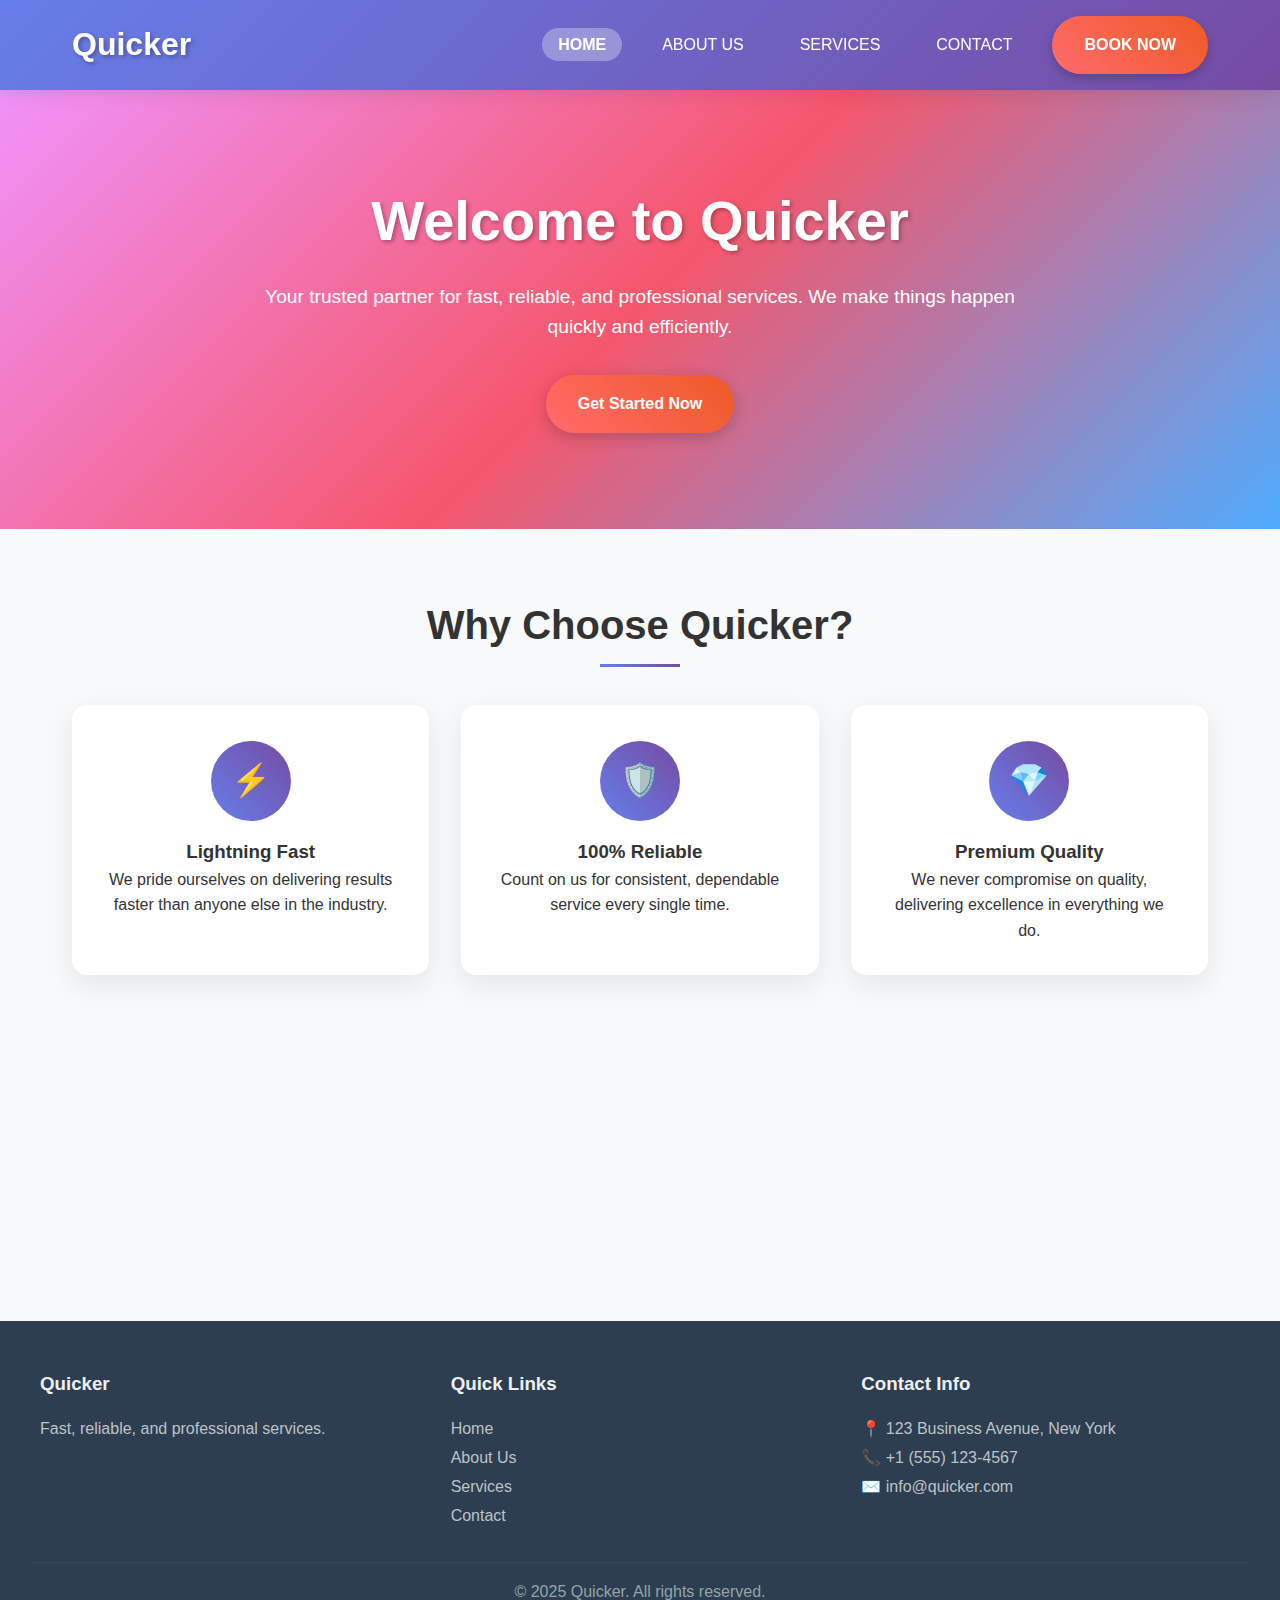
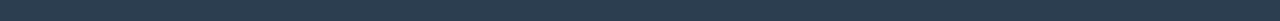
<file: index.html>
<!DOCTYPE html>
<html lang="en">
<head>
    <meta charset="UTF-8">
    <meta name="viewport" content="width=device-width, initial-scale=1.0">
    <title>Quicker - Home</title>
    <link rel="stylesheet" href="css/style.css">
</head>
<body>

    <header class="header">
        <nav class="nav-container">
            <a href="index.html" class="logo">Quicker</a>
            <ul class="nav-menu" id="navMenu">
                <li><a href="index.html" class="nav-link">HOME</a></li>
                <li><a href="about.html" class="nav-link">ABOUT US</a></li>
                <li><a href="services.html" class="nav-link">SERVICES</a></li>
                <li><a href="contact.html" class="nav-link">CONTACT</a></li>
                <li><a href="book-now.html" class="nav-link cta-button">BOOK NOW</a></li>
            </ul>
            <div class="mobile-menu" id="mobileMenu">
                <span></span><span></span><span></span>
            </div>
        </nav>
    </header>

    <main class="main-content">
        <section class="hero">
            <div class="hero-content">
                <h1>Welcome to Quicker</h1>
                <p>Your trusted partner for fast, reliable, and professional services. We make things happen quickly and efficiently.</p>
                <a href="book-now.html" class="cta-button">Get Started Now</a>
            </div>
        </section>

        <section class="content-section">
            <h2 class="section-title">Why Choose Quicker?</h2>
            <div class="services-grid">
                <div class="service-card">
                    <div class="service-icon">⚡</div>
                    <h3>Lightning Fast</h3>
                    <p>We pride ourselves on delivering results faster than anyone else in the industry.</p>
                </div>
                <div class="service-card">
                    <div class="service-icon">🛡️</div>
                    <h3>100% Reliable</h3>
                    <p>Count on us for consistent, dependable service every single time.</p>
                </div>
                <div class="service-card">
                    <div class="service-icon">💎</div>
                    <h3>Premium Quality</h3>
                    <p>We never compromise on quality, delivering excellence in everything we do.</p>
                </div>
            </div>
            <div class="image-placeholder">
                <span>🏢 Our Modern Office Facilities</span>
            </div>
        </section>
    </main>

    <footer class="footer">
        <div class="footer-content">
            <div class="footer-section">
                <h3>Quicker</h3>
                <p>Fast, reliable, and professional services.</p>
            </div>
            <div class="footer-section">
                <h3>Quick Links</h3>
                <p><a href="index.html">Home</a></p>
                <p><a href="about.html">About Us</a></p>
                <p><a href="services.html">Services</a></p>
                <p><a href="contact.html">Contact</a></p>
            </div>
            <div class="footer-section">
                <h3>Contact Info</h3>
                <p>📍 123 Business Avenue, New York</p>
                <p>📞 +1 (555) 123-4567</p>
                <p>✉️ info@quicker.com</p>
            </div>
        </div>
        <div class="footer-bottom">
            <p>&copy; 2025 Quicker. All rights reserved.</p>
        </div>
    </footer>

    <script src="js/script.js"></script>
</body>
</html>
</file>
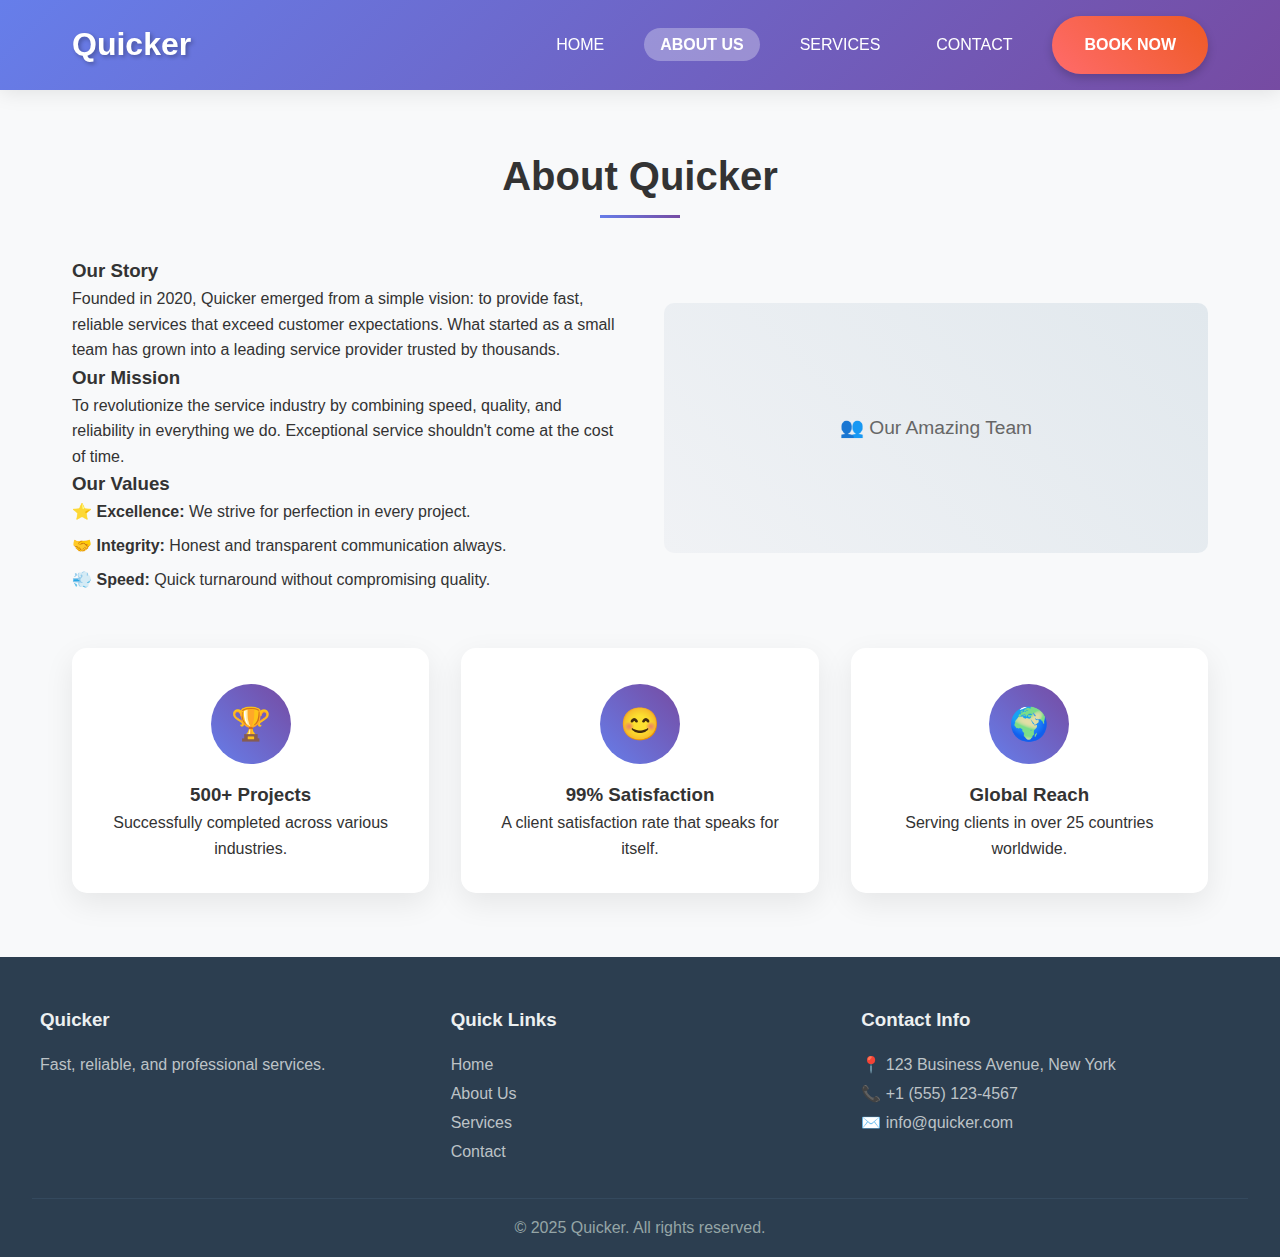
<file: about.html>
<!DOCTYPE html>
<html lang="en">
<head>
    <meta charset="UTF-8">
    <meta name="viewport" content="width=device-width, initial-scale=1.0">
    <title>Quicker - About Us</title>
    <link rel="stylesheet" href="css/style.css">
</head>
<body>

    <header class="header">
        <nav class="nav-container">
            <a href="index.html" class="logo">Quicker</a>
            <ul class="nav-menu" id="navMenu">
                <li><a href="index.html" class="nav-link">HOME</a></li>
                <li><a href="about.html" class="nav-link">ABOUT US</a></li>
                <li><a href="services.html" class="nav-link">SERVICES</a></li>
                <li><a href="contact.html" class="nav-link">CONTACT</a></li>
                <li><a href="book-now.html" class="nav-link cta-button">BOOK NOW</a></li>
            </ul>
            <div class="mobile-menu" id="mobileMenu">
                <span></span><span></span><span></span>
            </div>
        </nav>
    </header>

    <main class="main-content">
        <section class="content-section">
            <h2 class="section-title">About Quicker</h2>
            <div class="about-content">
                <div>
                    <h3>Our Story</h3>
                    <p>Founded in 2020, Quicker emerged from a simple vision: to provide fast, reliable services that exceed customer expectations. What started as a small team has grown into a leading service provider trusted by thousands.</p>
                    <h3>Our Mission</h3>
                    <p>To revolutionize the service industry by combining speed, quality, and reliability in everything we do. Exceptional service shouldn't come at the cost of time.</p>
                    <h3>Our Values</h3>
                    <ul>
                        <li>⭐ <strong>Excellence:</strong> We strive for perfection in every project.</li>
                        <li>🤝 <strong>Integrity:</strong> Honest and transparent communication always.</li>
                        <li>💨 <strong>Speed:</strong> Quick turnaround without compromising quality.</li>
                    </ul>
                </div>
                <div>
                    <div class="image-placeholder">
                        <span>👥 Our Amazing Team</span>
                    </div>
                </div>
            </div>
            <div class="services-grid">
                <div class="service-card">
                    <div class="service-icon">🏆</div>
                    <h3>500+ Projects</h3>
                    <p>Successfully completed across various industries.</p>
                </div>
                <div class="service-card">
                    <div class="service-icon">😊</div>
                    <h3>99% Satisfaction</h3>
                    <p>A client satisfaction rate that speaks for itself.</p>
                </div>
                <div class="service-card">
                    <div class="service-icon">🌍</div>
                    <h3>Global Reach</h3>
                    <p>Serving clients in over 25 countries worldwide.</p>
                </div>
            </div>
        </section>
    </main>

    <footer class="footer">
        <div class="footer-content">
            <div class="footer-section">
                <h3>Quicker</h3>
                <p>Fast, reliable, and professional services.</p>
            </div>
            <div class="footer-section">
                <h3>Quick Links</h3>
                <p><a href="index.html">Home</a></p>
                <p><a href="about.html">About Us</a></p>
                <p><a href="services.html">Services</a></p>
                <p><a href="contact.html">Contact</a></p>
            </div>
            <div class="footer-section">
                <h3>Contact Info</h3>
                <p>📍 123 Business Avenue, New York</p>
                <p>📞 +1 (555) 123-4567</p>
                <p>✉️ info@quicker.com</p>
            </div>
        </div>
        <div class="footer-bottom">
            <p>&copy; 2025 Quicker. All rights reserved.</p>
        </div>
    </footer>

    <script src="js/script.js"></script>
</body>
</html>
</file>
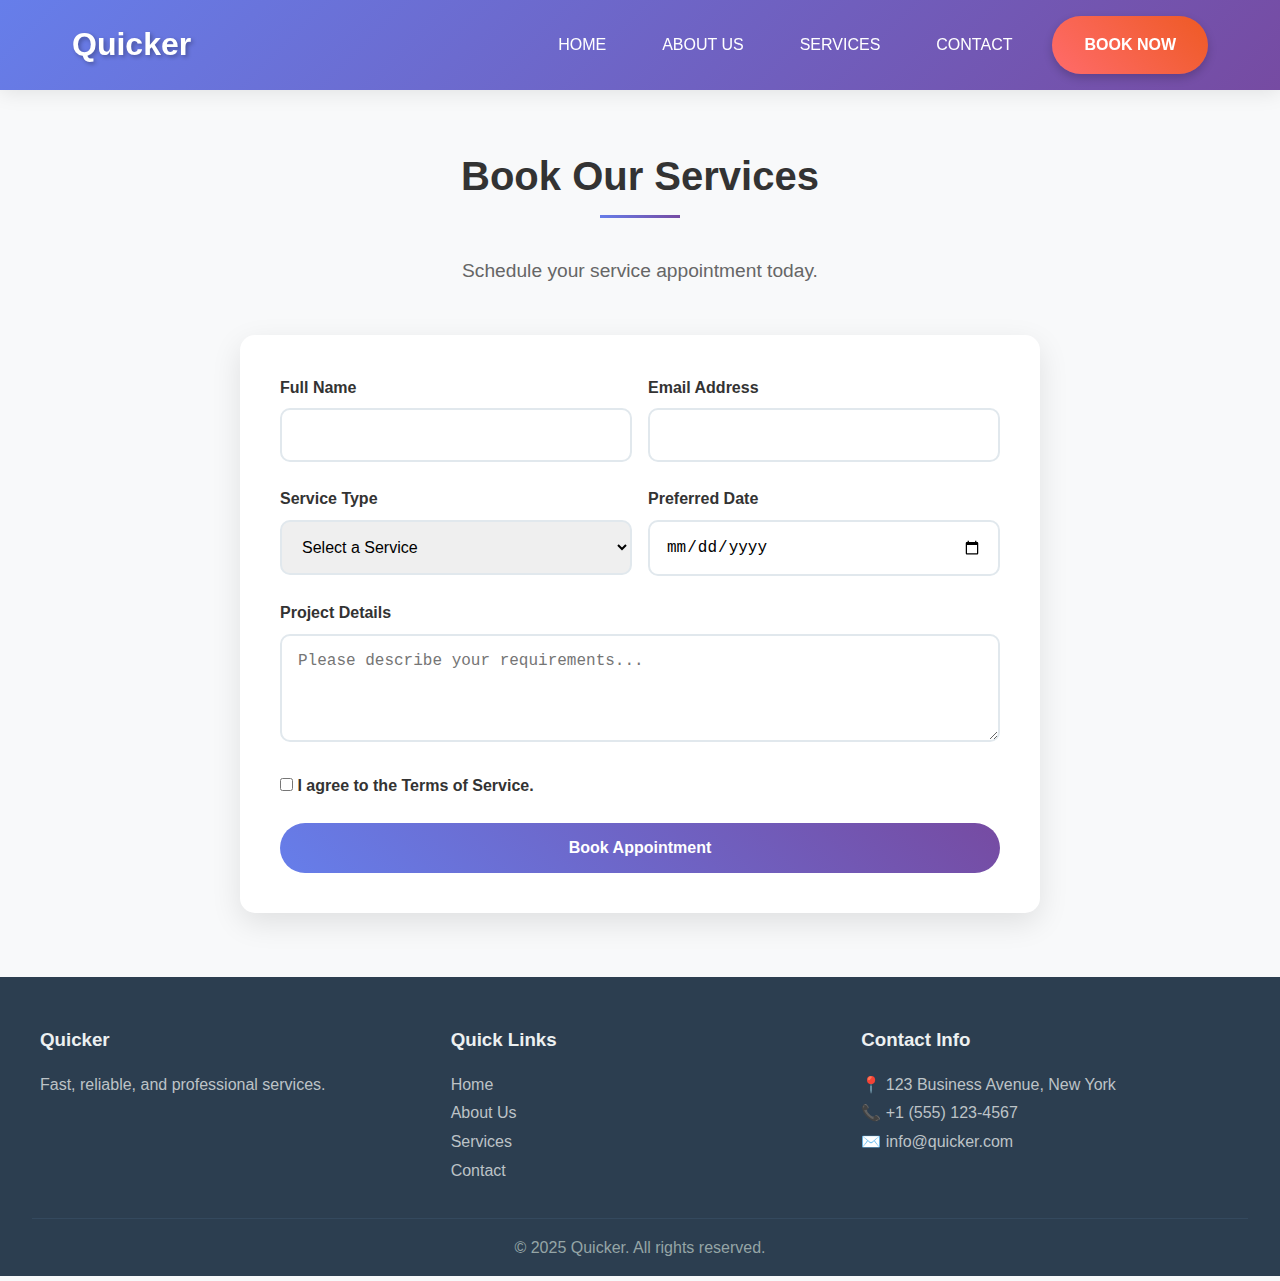
<file: book-now.html>
<!DOCTYPE html>
<html lang="en">
<head>
    <meta charset="UTF-8">
    <meta name="viewport" content="width=device-width, initial-scale=1.0">
    <title>Quicker - Book Now</title>
    <link rel="stylesheet" href="css/style.css">
</head>
<body>

    <header class="header">
        <nav class="nav-container">
            <a href="index.html" class="logo">Quicker</a>
            <ul class="nav-menu" id="navMenu">
                <li><a href="index.html" class="nav-link">HOME</a></li>
                <li><a href="about.html" class="nav-link">ABOUT US</a></li>
                <li><a href="services.html" class="nav-link">SERVICES</a></li>
                <li><a href="contact.html" class="nav-link">CONTACT</a></li>
                <li><a href="book-now.html" class="nav-link cta-button">BOOK NOW</a></li>
            </ul>
            <div class="mobile-menu" id="mobileMenu">
                <span></span><span></span><span></span>
            </div>
        </nav>
    </header>

    <main class="main-content">
        <section class="content-section">
            <h2 class="section-title">Book Our Services</h2>
            <p style="text-align: center; font-size: 1.2rem; margin-bottom: 3rem; color: #666;">Schedule your service appointment today.</p>
            <div class="contact-form">
                <form id="bookingForm">
                    <div class="form-grid">
                        <div class="form-group">
                            <label for="bookName">Full Name</label>
                            <input type="text" id="bookName" name="bookName" required>
                        </div>
                        <div class="form-group">
                            <label for="bookEmail">Email Address</label>
                            <input type="email" id="bookEmail" name="bookEmail" required>
                        </div>
                    </div>
                    <div class="form-grid">
                        <div class="form-group">
                            <label for="bookService">Service Type</label>
                            <select id="bookService" name="bookService" required>
                                <option value="">Select a Service</option>
                                <option value="Business Consulting">Business Consulting</option>
                                <option value="Technical Support">Technical Support</option>
                                <option value="Digital Marketing">Digital Marketing</option>
                                <option value="Creative Design">Creative Design</option>
                                <option value="Logistics Solutions">Logistics Solutions</option>
                            </select>
                        </div>
                         <div class="form-group">
                            <label for="bookDate">Preferred Date</label>
                            <input type="date" id="bookDate" name="bookDate" required>
                        </div>
                    </div>
                    <div class="form-group">
                        <label for="bookDetails">Project Details</label>
                        <textarea id="bookDetails" name="bookDetails" rows="4" placeholder="Please describe your requirements..." required></textarea>
                    </div>
                    <div class="form-group">
                        <label class="terms-group">
                            <input type="checkbox" id="bookTerms" name="bookTerms" required>
                            I agree to the Terms of Service.
                        </label>
                    </div>
                    <button type="submit" class="submit-btn">Book Appointment</button>
                </form>
            </div>
        </section>
    </main>

    <footer class="footer">
        <div class="footer-content">
            <div class="footer-section">
                <h3>Quicker</h3>
                <p>Fast, reliable, and professional services.</p>
            </div>
            <div class="footer-section">
                <h3>Quick Links</h3>
                <p><a href="index.html">Home</a></p>
                <p><a href="about.html">About Us</a></p>
                <p><a href="services.html">Services</a></p>
                <p><a href="contact.html">Contact</a></p>
            </div>
            <div class="footer-section">
                <h3>Contact Info</h3>
                <p>📍 123 Business Avenue, New York</p>
                <p>📞 +1 (555) 123-4567</p>
                <p>✉️ info@quicker.com</p>
            </div>
        </div>
        <div class="footer-bottom">
            <p>&copy; 2025 Quicker. All rights reserved.</p>
        </div>
    </footer>

    <script src="js/script.js"></script>
</body>
</html>
</file>
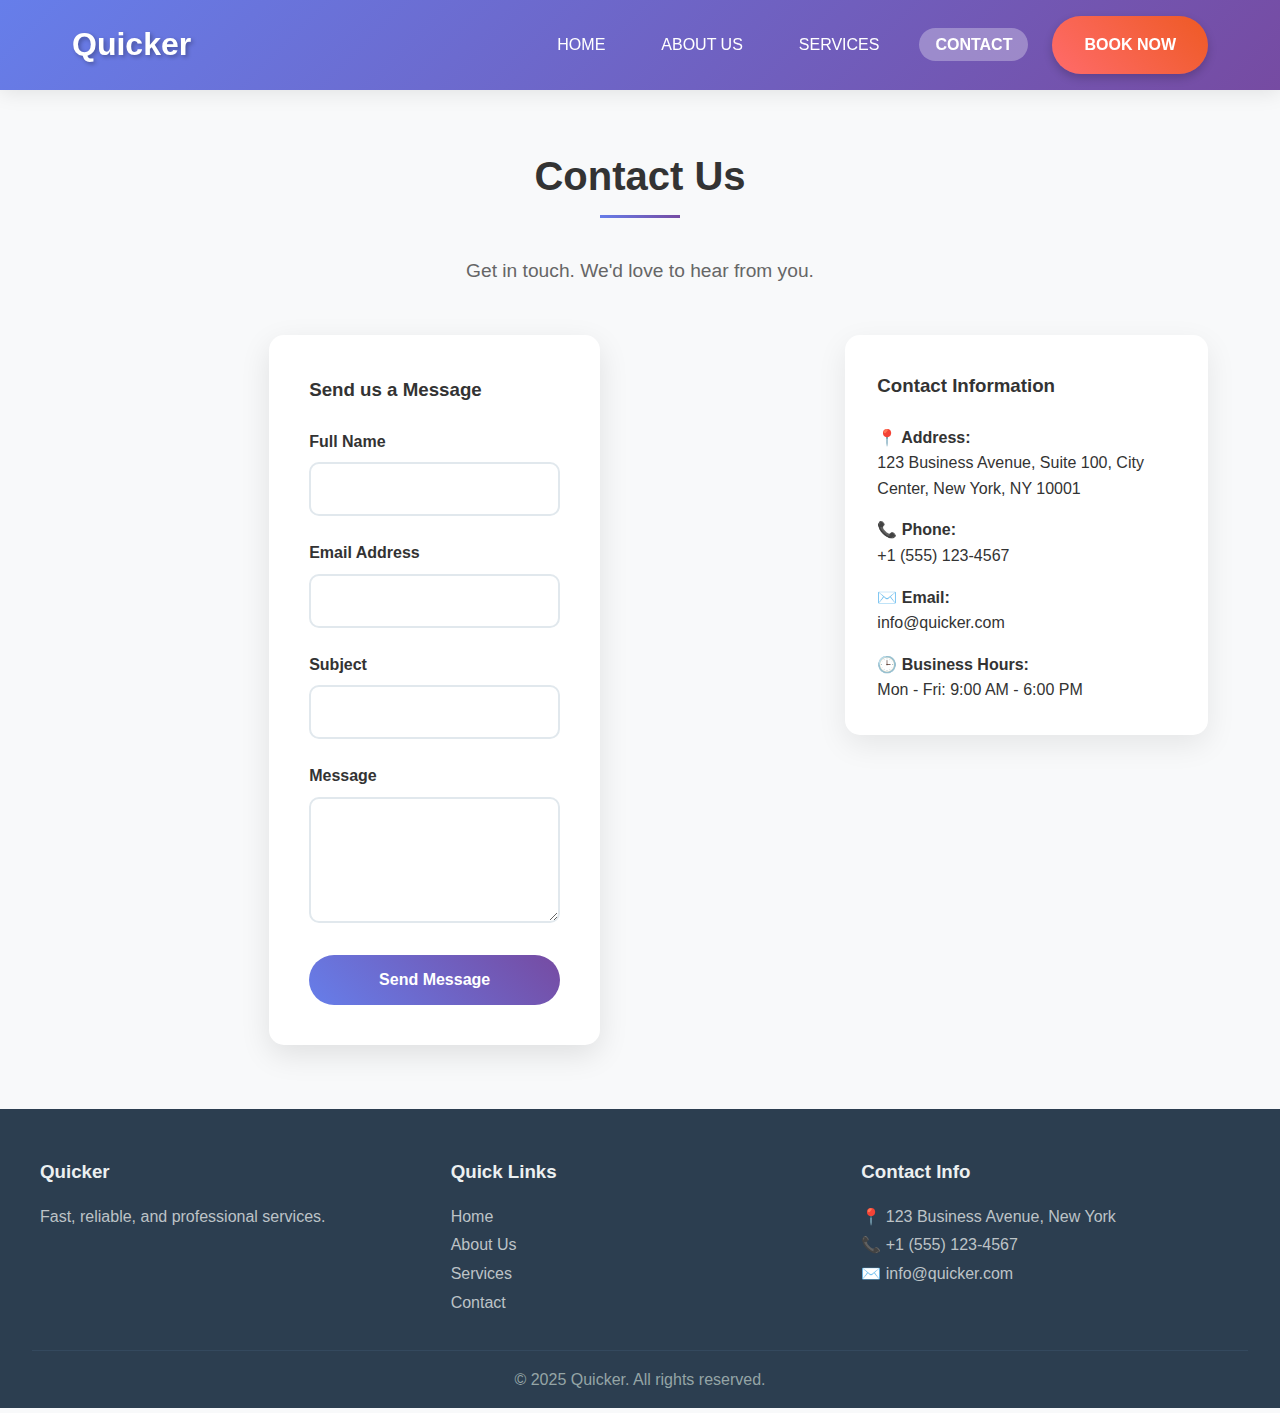
<file: contact.html>
<!DOCTYPE html>
<html lang="en">
<head>
    <meta charset="UTF-8">
    <meta name="viewport" content="width=device-width, initial-scale=1.0">
    <title>Quicker - Contact Us</title>
    <link rel="stylesheet" href="css/style.css">
</head>
<body>

    <header class="header">
        <nav class="nav-container">
            <a href="index.html" class="logo">Quicker</a>
            <ul class="nav-menu" id="navMenu">
                <li><a href="index.html" class="nav-link">HOME</a></li>
                <li><a href="about.html" class="nav-link">ABOUT US</a></li>
                <li><a href="services.html" class="nav-link">SERVICES</a></li>
                <li><a href="contact.html" class="nav-link">CONTACT</a></li>
                <li><a href="book-now.html" class="nav-link cta-button">BOOK NOW</a></li>
            </ul>
            <div class="mobile-menu" id="mobileMenu">
                <span></span><span></span><span></span>
            </div>
        </nav>
    </header>

    <main class="main-content">
        <section class="content-section">
            <h2 class="section-title">Contact Us</h2>
            <p style="text-align: center; font-size: 1.2rem; margin-bottom: 3rem; color: #666;">Get in touch. We'd love to hear from you.</p>
            <div class="contact-grid">
                <div class="contact-form">
                    <h3 style="margin-bottom: 1.5rem; color: #333;">Send us a Message</h3>
                    <form id="contactForm">
                        <div class="form-group">
                            <label for="name">Full Name</label>
                            <input type="text" id="name" name="name" required>
                        </div>
                        <div class="form-group">
                            <label for="email">Email Address</label>
                            <input type="email" id="email" name="email" required>
                        </div>
                        <div class="form-group">
                            <label for="subject">Subject</label>
                            <input type="text" id="subject" name="subject" required>
                        </div>
                        <div class="form-group">
                            <label for="message">Message</label>
                            <textarea id="message" name="message" rows="5" required></textarea>
                        </div>
                        <button type="submit" class="submit-btn">Send Message</button>
                    </form>
                </div>
                <div class="service-card" style="text-align: left;">
                    <h3>Contact Information</h3>
                    <div style="margin-top: 1.5rem;">
                        <p style="margin-bottom: 1rem;"><strong>📍 Address:</strong><br>123 Business Avenue, Suite 100, City Center, New York, NY 10001</p>
                        <p style="margin-bottom: 1rem;"><strong>📞 Phone:</strong><br>+1 (555) 123-4567</p>
                        <p style="margin-bottom: 1rem;"><strong>✉️ Email:</strong><br>info@quicker.com</p>
                        <p><strong>🕒 Business Hours:</strong><br>Mon - Fri: 9:00 AM - 6:00 PM</p>
                    </div>
                </div>
            </div>
        </section>
    </main>

    <footer class="footer">
        <div class="footer-content">
            <div class="footer-section">
                <h3>Quicker</h3>
                <p>Fast, reliable, and professional services.</p>
            </div>
            <div class="footer-section">
                <h3>Quick Links</h3>
                <p><a href="index.html">Home</a></p>
                <p><a href="about.html">About Us</a></p>
                <p><a href="services.html">Services</a></p>
                <p><a href="contact.html">Contact</a></p>
            </div>
            <div class="footer-section">
                <h3>Contact Info</h3>
                <p>📍 123 Business Avenue, New York</p>
                <p>📞 +1 (555) 123-4567</p>
                <p>✉️ info@quicker.com</p>
            </div>
        </div>
        <div class="footer-bottom">
            <p>&copy; 2025 Quicker. All rights reserved.</p>
        </div>
    </footer>

    <script src="js/script.js"></script>
</body>
</html>
</file>
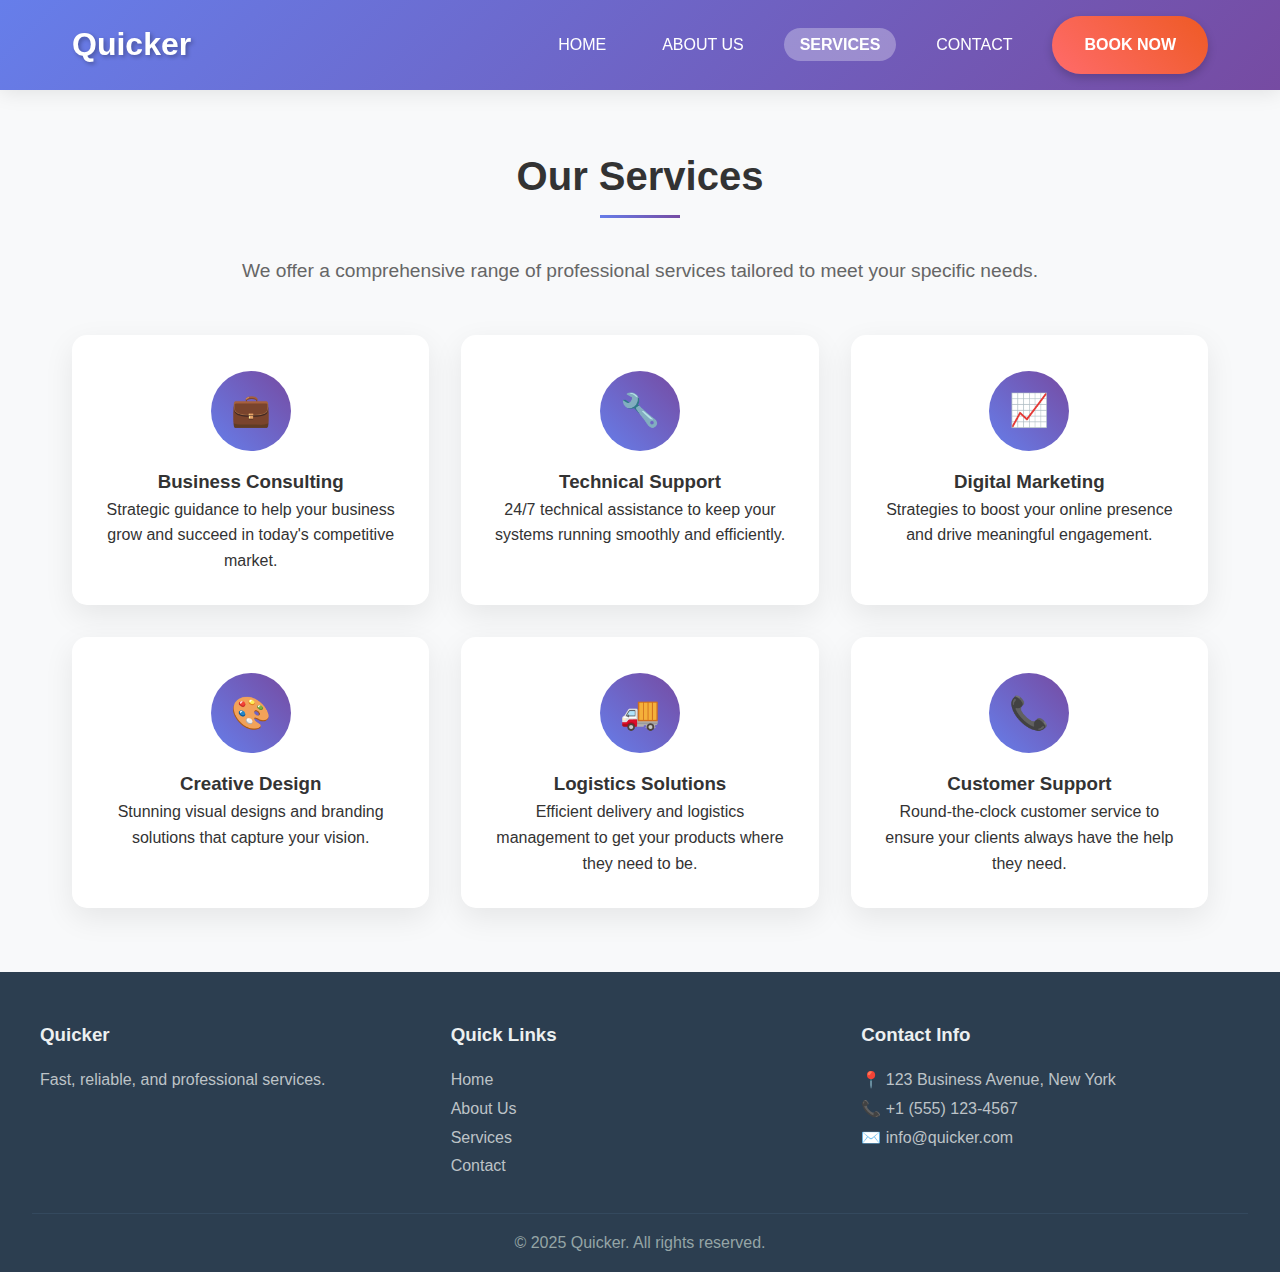
<file: services.html>
<!DOCTYPE html>
<html lang="en">
<head>
    <meta charset="UTF-8">
    <meta name="viewport" content="width=device-width, initial-scale=1.0">
    <title>Quicker - Our Services</title>
    <link rel="stylesheet" href="css/style.css">
</head>
<body>

    <header class="header">
        <nav class="nav-container">
            <a href="index.html" class="logo">Quicker</a>
            <ul class="nav-menu" id="navMenu">
                <li><a href="index.html" class="nav-link">HOME</a></li>
                <li><a href="about.html" class="nav-link">ABOUT US</a></li>
                <li><a href="services.html" class="nav-link">SERVICES</a></li>
                <li><a href="contact.html" class="nav-link">CONTACT</a></li>
                <li><a href="book-now.html" class="nav-link cta-button">BOOK NOW</a></li>
            </ul>
            <div class="mobile-menu" id="mobileMenu">
                <span></span><span></span><span></span>
            </div>
        </nav>
    </header>

    <main class="main-content">
        <section class="content-section">
            <h2 class="section-title">Our Services</h2>
            <p style="text-align: center; font-size: 1.2rem; margin-bottom: 3rem; color: #666;">We offer a comprehensive range of professional services tailored to meet your specific needs.</p>
            <div class="services-grid">
                <div class="service-card">
                    <div class="service-icon">💼</div>
                    <h3>Business Consulting</h3>
                    <p>Strategic guidance to help your business grow and succeed in today's competitive market.</p>
                </div>
                <div class="service-card">
                    <div class="service-icon">🔧</div>
                    <h3>Technical Support</h3>
                    <p>24/7 technical assistance to keep your systems running smoothly and efficiently.</p>
                </div>
                <div class="service-card">
                    <div class="service-icon">📈</div>
                    <h3>Digital Marketing</h3>
                    <p>Strategies to boost your online presence and drive meaningful engagement.</p>
                </div>
                <div class="service-card">
                    <div class="service-icon">🎨</div>
                    <h3>Creative Design</h3>
                    <p>Stunning visual designs and branding solutions that capture your vision.</p>
                </div>
                <div class="service-card">
                    <div class="service-icon">🚚</div>
                    <h3>Logistics Solutions</h3>
                    <p>Efficient delivery and logistics management to get your products where they need to be.</p>
                </div>
                <div class="service-card">
                    <div class="service-icon">📞</div>
                    <h3>Customer Support</h3>
                    <p>Round-the-clock customer service to ensure your clients always have the help they need.</p>
                </div>
            </div>
        </section>
    </main>

    <footer class="footer">
        <div class="footer-content">
            <div class="footer-section">
                <h3>Quicker</h3>
                <p>Fast, reliable, and professional services.</p>
            </div>
            <div class="footer-section">
                <h3>Quick Links</h3>
                <p><a href="index.html">Home</a></p>
                <p><a href="about.html">About Us</a></p>
                <p><a href="services.html">Services</a></p>
                <p><a href="contact.html">Contact</a></p>
            </div>
            <div class="footer-section">
                <h3>Contact Info</h3>
                <p>📍 123 Business Avenue, New York</p>
                <p>📞 +1 (555) 123-4567</p>
                <p>✉️ info@quicker.com</p>
            </div>
        </div>
        <div class="footer-bottom">
            <p>&copy; 2025 Quicker. All rights reserved.</p>
        </div>
    </footer>

    <script src="js/script.js"></script>
</body>
</html>
</file>
<file: css/style.css>
/* General Body Styles */
* {
    margin: 0;
    padding: 0;
    box-sizing: border-box;
}

body {
    font-family: 'Arial', sans-serif;
    line-height: 1.6;
    color: #333;
    overflow-x: hidden;
    background-color: #f8f9fa;
}

/* Header Styles */
.header {
    background: linear-gradient(135deg, #667eea 0%, #764ba2 100%);
    color: white;
    padding: 1rem 0;
    position: fixed;
    width: 100%;
    top: 0;
    z-index: 1000;
    box-shadow: 0 2px 20px rgba(0,0,0,0.1);
}

.nav-container {
    max-width: 1200px;
    margin: 0 auto;
    display: flex;
    justify-content: space-between;
    align-items: center;
    padding: 0 2rem;
}

.logo {
    font-size: 2rem;
    font-weight: bold;
    text-decoration: none;
    color: white;
    text-shadow: 2px 2px 4px rgba(0,0,0,0.3);
}

.nav-menu {
    display: flex;
    list-style: none;
    gap: 1.5rem; /* Adjusted gap */
    align-items: center;
}

.nav-link {
    color: white;
    text-decoration: none;
    padding: 0.5rem 1rem;
    border-radius: 25px;
    transition: all 0.3s ease;
    font-weight: 500;
}

.nav-link:hover {
    background: rgba(255,255,255,0.2);
    transform: translateY(-2px);
}

.nav-link.active {
    background: rgba(255,255,255,0.3);
    font-weight: bold;
}

/* Special styling for the Book Now button in the nav */
.nav-link.cta-button {
    background: linear-gradient(45deg, #ff6b6b, #ee5a24);
    box-shadow: 0 4px 10px rgba(0,0,0,0.2);
}
.nav-link.cta-button:hover {
    transform: translateY(-2px) scale(1.05);
    box-shadow: 0 6px 15px rgba(0,0,0,0.3);
}


/* Mobile Menu */
.mobile-menu {
    display: none;
    flex-direction: column;
    cursor: pointer;
}

.mobile-menu span {
    width: 25px;
    height: 3px;
    background: white;
    margin: 3px 0;
    border-radius: 3px;
    transition: 0.3s;
}

/* Main Content */
.main-content {
    margin-top: 80px; /* Adjust based on header height */
    min-height: calc(100vh - 160px);
}

/* Hero Section */
.hero {
    background: linear-gradient(135deg, #f093fb 0%, #f5576c 50%, #4facfe 100%);
    color: white;
    text-align: center;
    padding: 6rem 2rem;
}

.hero-content {
    max-width: 800px;
    margin: 0 auto;
}

.hero h1 {
    font-size: 3.5rem;
    margin-bottom: 1rem;
    text-shadow: 2px 2px 4px rgba(0,0,0,0.3);
}

.hero p {
    font-size: 1.2rem;
    margin-bottom: 2rem;
}

.cta-button {
    display: inline-block;
    background: linear-gradient(45deg, #ff6b6b, #ee5a24);
    color: white;
    padding: 1rem 2rem;
    text-decoration: none;
    border-radius: 50px;
    font-weight: bold;
    transition: all 0.3s ease;
    box-shadow: 0 4px 15px rgba(0,0,0,0.2);
}

.cta-button:hover {
    transform: translateY(-3px);
    box-shadow: 0 6px 20px rgba(0,0,0,0.3);
}

/* Content Sections */
.content-section {
    padding: 4rem 2rem;
    max-width: 1200px;
    margin: 0 auto;
}

.section-title {
    text-align: center;
    font-size: 2.5rem;
    margin-bottom: 3rem;
    color: #333;
    position: relative;
}

.section-title::after {
    content: '';
    position: absolute;
    bottom: -10px;
    left: 50%;
    transform: translateX(-50%);
    width: 80px;
    height: 3px;
    background: linear-gradient(45deg, #667eea, #764ba2);
}

/* Services Grid */
.services-grid {
    display: grid;
    grid-template-columns: repeat(auto-fit, minmax(300px, 1fr));
    gap: 2rem;
    margin-top: 3rem;
}

.service-card {
    background: white;
    padding: 2rem;
    border-radius: 15px;
    box-shadow: 0 10px 30px rgba(0,0,0,0.08);
    text-align: center;
    transition: all 0.3s ease;
    border-top: 4px solid transparent;
}

.service-card:hover {
    transform: translateY(-10px);
    box-shadow: 0 20px 40px rgba(0,0,0,0.12);
    border-top-color: #667eea;
}

.service-icon {
    width: 80px;
    height: 80px;
    background: linear-gradient(45deg, #667eea, #764ba2);
    border-radius: 50%;
    margin: 0 auto 1rem;
    display: flex;
    align-items: center;
    justify-content: center;
    font-size: 2rem;
    color: white;
}

/* Contact Form & Booking Form*/
.contact-form {
    max-width: 800px;
    margin: 0 auto;
    background: white;
    padding: 2.5rem;
    border-radius: 15px;
    box-shadow: 0 10px 30px rgba(0,0,0,0.1);
}

.form-group {
    margin-bottom: 1.5rem;
}

.form-group label {
    display: block;
    margin-bottom: 0.5rem;
    color: #333;
    font-weight: bold;
}

.form-group input,
.form-group textarea,
.form-group select {
    width: 100%;
    padding: 1rem;
    border: 2px solid #e1e8ed;
    border-radius: 10px;
    font-size: 1rem;
    transition: all 0.3s ease;
}

.form-group input:focus,
.form-group textarea:focus,
.form-group select:focus {
    border-color: #667eea;
    outline: none;
    box-shadow: 0 0 0 3px rgba(102,126,234,0.1);
}

.submit-btn {
    background: linear-gradient(45deg, #667eea, #764ba2);
    color: white;
    padding: 1rem 2rem;
    border: none;
    border-radius: 50px;
    font-size: 1rem;
    font-weight: bold;
    cursor: pointer;
    transition: all 0.3s ease;
    width: 100%;
}

.submit-btn:hover {
    transform: translateY(-2px);
    box-shadow: 0 5px 15px rgba(102,126,234,0.4);
}

/* Footer */
.footer {
    background: #2c3e50;
    color: white;
    text-align: center;
    padding: 3rem 2rem 1rem;
}

.footer-content {
    max-width: 1200px;
    margin: 0 auto;
    display: grid;
    grid-template-columns: repeat(auto-fit, minmax(250px, 1fr));
    gap: 2rem;
    margin-bottom: 2rem;
    text-align: left;
}

.footer-section h3 {
    margin-bottom: 1rem;
    color: #ecf0f1;
}

.footer-section p,
.footer-section a {
    color: #bdc3c7;
    text-decoration: none;
    line-height: 1.8;
}

.footer-section a:hover {
    color: #667eea;
}

.footer-bottom {
    border-top: 1px solid #34495e;
    padding-top: 1rem;
    color: #95a5a6;
}

/* Responsive Design */
@media (max-width: 768px) {
    .nav-menu {
        display: none;
        position: absolute;
        top: 100%;
        left: 0;
        width: 100%;
        background: #667eea;
        flex-direction: column;
        padding: 1rem 0;
        box-shadow: 0 2px 10px rgba(0,0,0,0.1);
    }
    .nav-menu.show {
        display: flex;
    }
    .nav-link {
        text-align: center;
        width: 100%;
        padding: 1rem;
        border-radius: 0;
    }
    .nav-link.cta-button {
        background: transparent;
        box-shadow: none;
    }
    .mobile-menu {
        display: flex;
    }
    .hero h1 {
        font-size: 2.5rem;
    }
    .services-grid {
        grid-template-columns: 1fr;
    }
    .nav-container {
        padding: 0 1rem;
    }
    .about-content, .contact-grid {
        grid-template-columns: 1fr;
    }
}

/* Image Placeholders */
.image-placeholder {
    width: 100%;
    height: 250px;
    background: linear-gradient(45deg, #f0f2f5, #e1e8ed);
    border-radius: 10px;
    display: flex;
    align-items: center;
    justify-content: center;
    color: #666;
    font-size: 1.2rem;
    margin: 1rem 0;
}

/* About Page Specific */
.about-content {
    display: grid;
    grid-template-columns: 1fr 1fr;
    gap: 3rem;
    align-items: center;
    margin-top: 2rem;
}
.about-content ul {
    list-style: none;
    padding-left: 0;
}
.about-content li {
    margin-bottom: 0.5rem;
}

/* Contact Page Specific */
.contact-grid {
    display: grid;
    grid-template-columns: 2fr 1fr;
    gap: 3rem;
    align-items: flex-start;
}

/* Booking Page Specific */
.form-grid {
    display: grid;
    grid-template-columns: 1fr 1fr;
    gap: 1rem;
}
.terms-group {
    display: flex;
    align-items: center;
    gap: 0.5rem;
    cursor: pointer;
}
.terms-group input {
    width: auto;
}
</file>
